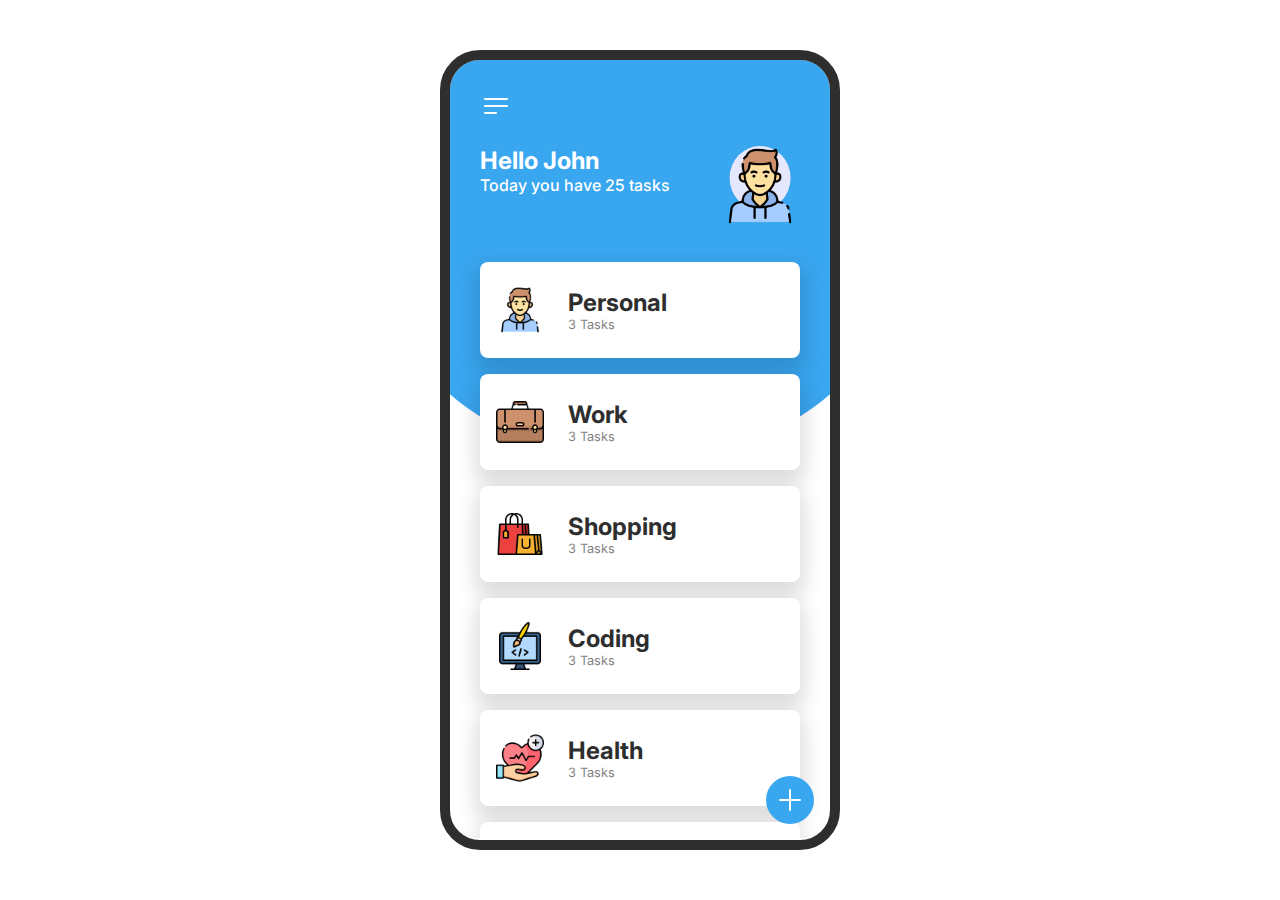
<file: Todo-List-App-main/index.html>
<!DOCTYPE html>
<html lang="en">
  <head>
    <meta charset="UTF-8" />
    <meta name="viewport" content="width=device-width, initial-scale=1.0" />
    <link rel="apple-touch-icon" sizes="180x180" href="apple-touch-icon.png" />
    <link rel="icon" type="image/png" sizes="32x32" href="favicon-32x32.png" />
    <link rel="icon" type="image/png" sizes="16x16" href="favicon-16x16.png" />
    <link rel="manifest" href="site.webmanifest" />
    <link rel="mask-icon" href="safari-pinned-tab.svg" color="#5bbad5" />
    <meta name="msapplication-TileColor" content="#2d89ef" />
    <meta name="theme-color" content="#ffffff" />
    <link rel="stylesheet" href="style.css" />
    <title>Javascript Todo-list App</title>
    <meta
      name="description"
      content="Manage your tasks effortlessly with our JavaScript Todos List App. Organize, prioritize, and track your to-dos seamlessly using this user-friendly web application."
    />
    <meta
      name="keywords"
      content="JavaScript Todos List App, Task Management, To-Do List Web App, Organize Tasks, Track To-Dos, Simple Task Manager, Productivity Tool, User-Friendly Interface, Web-based Task Organizer, JavaScript Task Tracker"
    />
  </head>
  <body>
    <div class="wrapper">
      <div class="screen-backdrop"></div>
      <div class="home-screen screen">
        <div class="head-wrapper">
          <div class="menu-btn">
            <svg
              xmlns="http://www.w3.org/2000/svg"
              fill="none"
              viewBox="0 0 24 24"
              stroke-width="1.5"
              stroke="currentColor"
              class="w-6 h-6"
            >
              <path
                stroke-linecap="round"
                stroke-linejoin="round"
                d="M3.75 6.75h16.5M3.75 12h16.5m-16.5 5.25H12"
              />
            </svg>
          </div>
          <div class="welcome">
            <div class="content">
              <h1>Hello John</h1>
              <p>Today you have <span id="total-tasks">5</span> tasks</p>
            </div>
            <div class="img">
              <div class="backdrop"></div>
              <img src="images/boy.png" alt="" />
            </div>
          </div>
        </div>
        <div class="categories-wrapper">
          <div class="categories">
            <div class="category">
              <div class="left">
                <img src="images/boy.png" alt="sun" />
                <div class="content">
                  <h1>Personal</h1>
                  <p>5 Tasks</p>
                </div>
              </div>
              <div class="options">
                <div class="toggle-btn">
                  <svg
                    xmlns="http://www.w3.org/2000/svg"
                    fill="none"
                    viewBox="0 0 24 24"
                    stroke-width="1.5"
                    stroke="currentColor"
                    class="w-6 h-6"
                  >
                    <path
                      stroke-linecap="round"
                      stroke-linejoin="round"
                      d="M12 6.75a.75.75 0 110-1.5.75.75 0 010 1.5zM12 12.75a.75.75 0 110-1.5.75.75 0 010 1.5zM12 18.75a.75.75 0 110-1.5.75.75 0 010 1.5z"
                    />
                  </svg>
                </div>
              </div>
            </div>
          </div>
        </div>
      </div>
      <div class="category-screen screen">
        <div class="head-wrapper">
          <div class="back-btn">
            <svg
              xmlns="http://www.w3.org/2000/svg"
              fill="none"
              viewBox="0 0 24 24"
              stroke-width="1.5"
              stroke="currentColor"
              class="w-6 h-6"
            >
              <path
                stroke-linecap="round"
                stroke-linejoin="round"
                d="M6.75 15.75L3 12m0 0l3.75-3.75M3 12h18"
              />
            </svg>
          </div>
          <div class="options">
            <svg
              xmlns="http://www.w3.org/2000/svg"
              fill="none"
              viewBox="0 0 24 24"
              stroke-width="1.5"
              stroke="currentColor"
              class="w-6 h-6"
            >
              <path
                stroke-linecap="round"
                stroke-linejoin="round"
                d="M12 6.75a.75.75 0 110-1.5.75.75 0 010 1.5zM12 12.75a.75.75 0 110-1.5.75.75 0 010 1.5zM12 18.75a.75.75 0 110-1.5.75.75 0 010 1.5z"
              />
            </svg>
          </div>
        </div>
        <div class="category-details">
          <img src="images/boy.png" alt="" id="category-img" />
          <div class="details">
            <p id="num-tasks">8 tasks</p>
            <h1 id="category-title">Personal</h1>
          </div>
        </div>
        <div class="tasks-wrapper">
          <div class="tasks">
            <div class="task-wrapper">
              <label for="task" class="task">
                <input type="checkbox" name="task" id="task" />
                <span class="checkmark"
                  ><svg
                    xmlns="http://www.w3.org/2000/svg"
                    fill="none"
                    viewBox="0 0 24 24"
                    stroke-width="1.5"
                    stroke="currentColor"
                    class="w-6 h-6"
                  >
                    <path
                      stroke-linecap="round"
                      stroke-linejoin="round"
                      d="M4.5 12.75l6 6 9-13.5"
                    />
                  </svg>
                </span>
                <p>Buy a new car lorem</p>
              </label>
              <div class="delete">
                <svg
                  xmlns="http://www.w3.org/2000/svg"
                  fill="none"
                  viewBox="0 0 24 24"
                  stroke-width="1.5"
                  stroke="currentColor"
                  class="w-6 h-6"
                >
                  <path
                    stroke-linecap="round"
                    stroke-linejoin="round"
                    d="M14.74 9l-.346 9m-4.788 0L9.26 9m9.968-3.21c.342.052.682.107 1.022.166m-1.022-.165L18.16 19.673a2.25 2.25 0 01-2.244 2.077H8.084a2.25 2.25 0 01-2.244-2.077L4.772 5.79m14.456 0a48.108 48.108 0 00-3.478-.397m-12 .562c.34-.059.68-.114 1.022-.165m0 0a48.11 48.11 0 013.478-.397m7.5 0v-.916c0-1.18-.91-2.164-2.09-2.201a51.964 51.964 0 00-3.32 0c-1.18.037-2.09 1.022-2.09 2.201v.916m7.5 0a48.667 48.667 0 00-7.5 0"
                  />
                </svg>
              </div>
            </div>
          </div>
        </div>
      </div>
      <div class="add-task-btn">
        <svg
          xmlns="http://www.w3.org/2000/svg"
          fill="none"
          viewBox="0 0 24 24"
          stroke-width="1.5"
          stroke="currentColor"
          class="w-6 h-6"
        >
          <path
            stroke-linecap="round"
            stroke-linejoin="round"
            d="M12 4.5v15m7.5-7.5h-15"
          />
        </svg>
      </div>
      <div class="black-backdrop"></div>
      <div class="add-task">
        <div class="add-task-backdrop"></div>
        <h1 class="heading">Add Task</h1>
        <div class="input-group">
          <label for="task-input"> Task </label>
          <input type="text" id="task-input" required />
        </div>
        <div class="input-group">
          <label for="category-select"> Category </label>
          <select id="category-select"></select>
        </div>
        <div class="btns">
          <button class="cancel-btn">Cancel</button>
          <button class="add-btn">Add</button>
        </div>
      </div>
    </div>

    <script src="script.js"></script>
  </body>
</html>
</file>
<file: Todo-List-App-main/style.css>
@import url(https://fonts.googleapis.com/css?family=Inter:100,200,300,regular,500,600,700,800,900);

::-webkit-scrollbar {
    width: 0;
}

* {
    margin: 0;
    padding: 0;
    box-sizing: border-box;
}

body {
    min-height: 100vh;
    display: flex;
    align-items: center;
    justify-content: center;
    color: #2e2e2e;
    font-family: "Inter", sans-serif;
    background-color: #fff;
}

.wrapper {
    position: relative;
    height: 100vh;
    width: 100%;
    overflow: hidden;
    padding: 30px 0;
    display: flex;
}

@media (min-width:768px) {
    .wrapper {
        height: 50rem;
        width: 25rem;
        border-radius: 40px;
        border: 10px solid #2e2e2e;
    }
}

.wrapper .screen {
    min-width: 100%;
    flex: 1;
    transition: all 0.3s;
}

.screen-backdrop {
    width: 135%;
    height: 25rem;
    position: absolute;
    top: 0;
    left: 50%;
    transform: translateX(-50%);
    border-radius: 0 0 50% 50%;
    background-color: #39a6f0;
    z-index: -1;
    transition: all 0.3s;
}

.wrapper.show-category .home-screen {
    transform: translateX(-100%);
}

.wrapper.show-category .category-screen {
    transform: translateX(-100%);
}

.wrapper.show-category .screen-backdrop {
    transform: translate(-50%, -60%)
}

.head-wrapper {
    padding: 0 30px;
}

.menu-btn {
    width: 2rem;
    cursor: pointer;
    color: #ffffff;
}

.welcome {
    display: flex;
    justify-content: space-between;
    margin-top: 20px;
    color: #ffffff;
}

.welcome h1 {
    font-size: 1.5rem;
}

.welcome p {
    font-weight: 500;
}

.welcome .img {
    position: relative;
}

.welcome .img .backdrop {
    position: absolute;
    top: 0;
    left: 50%;
    transform: translateX(-50%);
    width: 3.8rem;
    height: 4rem;
    border-radius: 50%;
    background-color: #e5e7fd;
    z-index: -1;
}

.welcome .img img {
    width: 5rem;
}

.categories-wrapper {
    margin-top: 1rem;
    padding: 0 30px;
    height: calc(100% - 8rem);
    padding-bottom: 20px;
    overflow: auto;
}

.categories {
    padding-top: 1rem;
    display: flex;
    flex-direction: column;
    gap: 1rem;
}

.category {
    background: #fff;
    border-radius: 0.5rem;
    padding: 1.5rem 1rem;
    cursor: pointer;
    display: flex;
    justify-content: space-between;
    box-shadow: 0 10px 20px 5px #00000023;
    transition: all 0.3s;

}

.category:hover {
    transform: translateY(-5px);
    box-shadow: 0 10px 20px 5px #00000040;
}

.category .left {
    display: flex;
    gap: 1.5rem;
    align-items: center;
}

.category .left img {
    width: 3rem;
}

.category .content h1 {
    font-size: 1.5rem;
}

.category .content p {
    color: #2e2e2e;
    font-size: 0.8rem;
    opacity: 0.6;
}

.category .options {
    opacity: 0;
    visibility: hidden;
    transition: all 0.3s;
}

.category:hover .options {
    opacity: 1;
    visibility: visible;
}

.category .toggle-btn {
    width: 2rem;
    cursor: pointer;
    opacity: 0.6;
}

.category .toggle-btn:hover {
    opacity: 1;
}


/* Category Screen */
.category-screen .head-wrapper {
    display: flex;
    justify-content: space-between;
    align-items: center;
}

.category-screen .head-wrapper svg {
    width: 2rem;
    cursor: pointer;
    color: #fff;
}

.category-details {
    padding: 0 30px;
    margin-top: 7rem;
    display: flex;
    align-items: center;
    gap: 1rem;
}

.category-details img {
    width: 4rem;
}

.category-details .details p {
    opacity: 0.6;
}

/* tasks */
.tasks-wrapper {
    padding: 0 30px;
    margin-top: 1rem;
    height: calc(100% - 12rem);
    padding-bottom: 20px;
    overflow: auto;
}

.tasks {
    padding-top: 1rem;
    display: flex;
    flex-direction: column;
    gap: 1rem;
}

.task-wrapper {
    display: flex;
    justify-content: space-between;
    align-items: center;
}



.task {
    display: flex;
    gap: 0.5rem;
    align-items: center;
    font-size: 0.8rem;
    font-weight: 500;
    width: max-content;
    cursor: pointer;
}


.task input {
    display: none;
}

.task .checkmark {
    width: 1rem;
    height: 1rem;
    border-radius: 2px;
    border: 1px solid #2e2e2e;
    display: flex;
    justify-content: center;
    align-items: center;
}

.task .checkmark svg {
    width: 1rem;
    color: #2e2e2e;
    opacity: 0;
    transition: all 0.3s;
}

.task:hover .checkmark svg {
    opacity: 1;
}

.task .checkmark svg path {
    stroke-width: 3;
}

.task input:checked~.checkmark {
    background-color: #2e2e2e;
}

.task input:checked~.checkmark svg {
    opacity: 1;
    color: #fff;
}

.task input:checked~p {
    text-decoration: line-through;
    opacity: 0.6;
}

.task-wrapper .delete {
    min-width: 2rem;
    height: 2rem;
    padding: 0.5rem;
    border-radius: 50%;
    color: #2e2e2e;
    cursor: pointer;
    background-color: rgba(0, 0, 0, 0.031);
    opacity: 0;
    visibility: hidden;
    transition: all 0.3s;
}

.task-wrapper:hover .delete {
    opacity: 1;
    visibility: visible;
}

.task-wrapper .delete:hover {
    color: red;
    background-color: rgba(0, 0, 0, 0.1);
}

.no-tasks {
    margin-top: 5rem;
    text-align: center;
    font-size: 1.5rem;
    opacity: 0.6;
}

/* Add Task */
.add-task-btn {
    position: absolute;
    bottom: 1rem;
    right: 1rem;
    width: 3rem;
    height: 3rem;
    border-radius: 50%;
    cursor: pointer;
    display: flex;
    align-items: center;
    justify-content: center;
    background-color: #39a6f0;
    transition: all 0.3s;
}

.add-task-btn:hover {
    transform: scale(1.1);
}

.add-task-btn.active {
    z-index: 1;
    bottom: 20rem;
    transform: rotate(45deg);
}

.add-task-btn svg {
    width: 2rem;
    color: #fff;
}

.add-task {
    position: absolute;
    bottom: -100%;
    left: 0;
    width: 100%;
    padding: 20px 30px;
    transition: all 0.3s;
}

.add-task.active {
    bottom: 0;
}

.add-task .heading {
    font-size: 1.5rem;
    margin-bottom: 1rem;
}

.input-group {
    position: relative;
    margin-bottom: 20px;
}

.input-group input,
.input-group label {
    display: block;
    width: 100%;
}

.input-group input,
.input-group select {
    width: 100%;
    border: 1px solid #ccc;
    border-radius: 5px;
    padding: 10px;
    font-size: 16px;
}

.input-group label {
    width: max-content;
    padding: 0 5px;
    margin-top: 5px;
    font-size: 14px;
    color: #666;
    margin-bottom: 5px;
}

.btns {
    display: flex;
    gap: 1rem;
    justify-content: flex-end;
    align-items: center;
}

.btns button {
    padding: 10px 20px;
    border-radius: 5px;
    border: none;
    cursor: pointer;
    font-size: 14px;
    font-weight: 600;
    transition: all 0.3s;
    z-index: 1;
}

button.add-btn {
    background-color: #39a6f0;
    color: #fff
}

.add-task-backdrop {
    position: absolute;
    bottom: 0;
    left: 50%;
    transform: translateX(-50%);
    width: 135%;
    height: 20rem;
    border-radius: 50% 50% 0 0;
    background-color: #fff;
}

.black-backdrop {
    position: absolute;
    top: 0;
    left: 0;
    width: 100%;
    height: 100%;
    backdrop-filter: blur(5px);
    background-color: #00000023;
    opacity: 0;
    visibility: hidden;
    transition: all 0.3s;
}

.black-backdrop.active {
    opacity: 1;
    visibility: visible;
}
</file>
